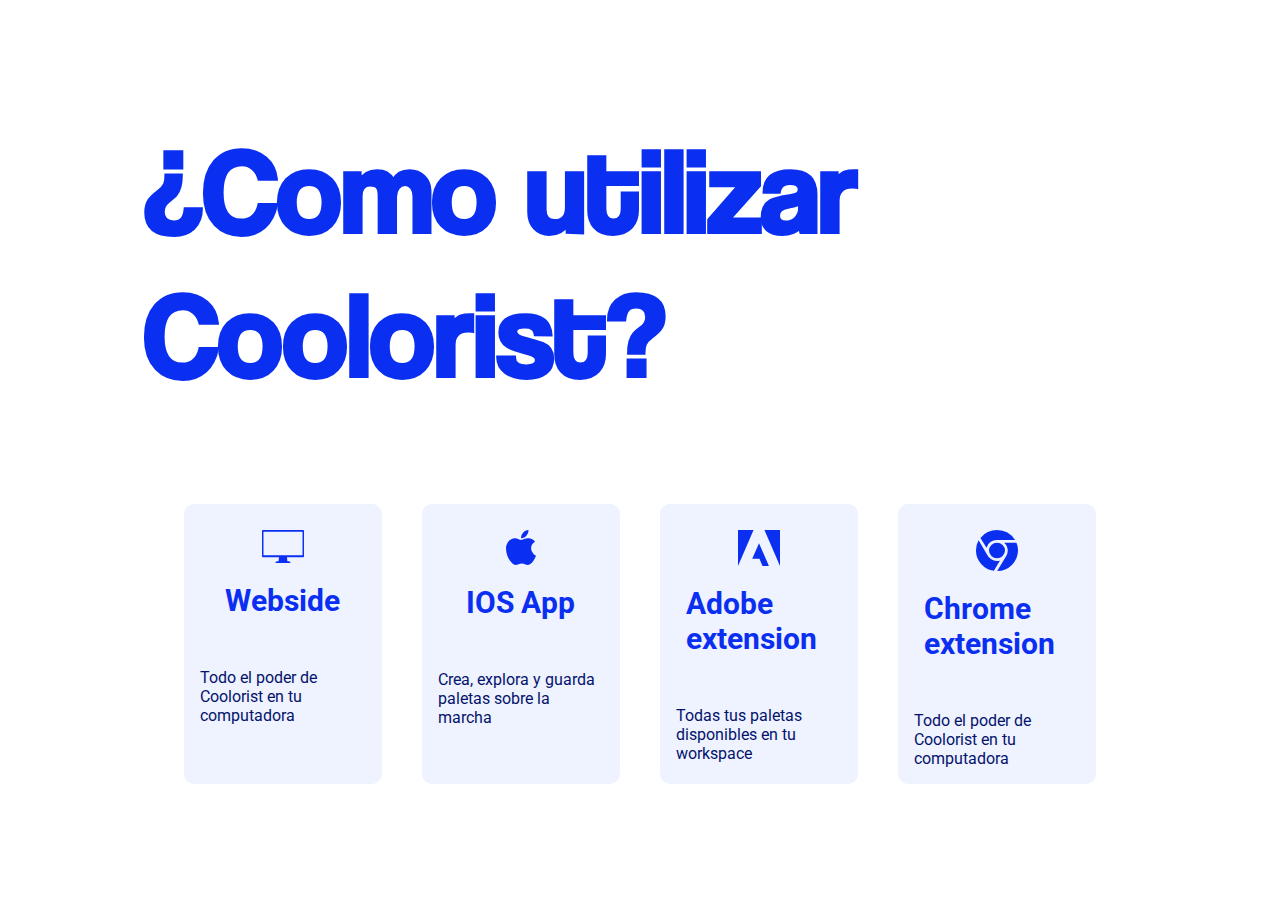
<file: ejercicio 1/index.html>
<!DOCTYPE html>
<html lang="en">
<head>
    <meta charset="UTF-8">
    <meta name="viewport" content="width=device-width, initial-scale=1.0">
    <link rel="stylesheet" href="./css/styles.css">
    <link rel="stylesheet" href="https://fonts.googleapis.com/css2?family=Roboto:wght@400;700&display=swap">
    <title>Ejercicio 1</title>
</head>
<body>
    <main>
        <h1>¿Como utilizar Coolorist?</h1>
        <div class="group-card">
            <div class="card">
                <img src="./img/icon-pc.svg" alt="">
                <h2>Webside</h2>
                <p>Todo el poder de Coolorist en tu computadora</p>
            </div>
            <div class="card">
                <img class="icon-apple" src="./img/icon-apple.svg" alt="">
                <h2>IOS App</h2>
                <p>Crea, explora y guarda paletas sobre la marcha</p>
            </div>
            <div class="card">
                <img src="./img/icon-adobe.svg" alt="">
                <h2>Adobe extension</h2>
                <p>Todas tus paletas disponibles en tu workspace</p>
            </div>
            <div class="card">
                <img src="./img/icon-chrome.svg" alt="">
                <h2>Chrome extension</h2>
                <p>Todo el poder de Coolorist en tu computadora</p>
            </div>
        </div>
    </main>
</body>
</html>
</file>
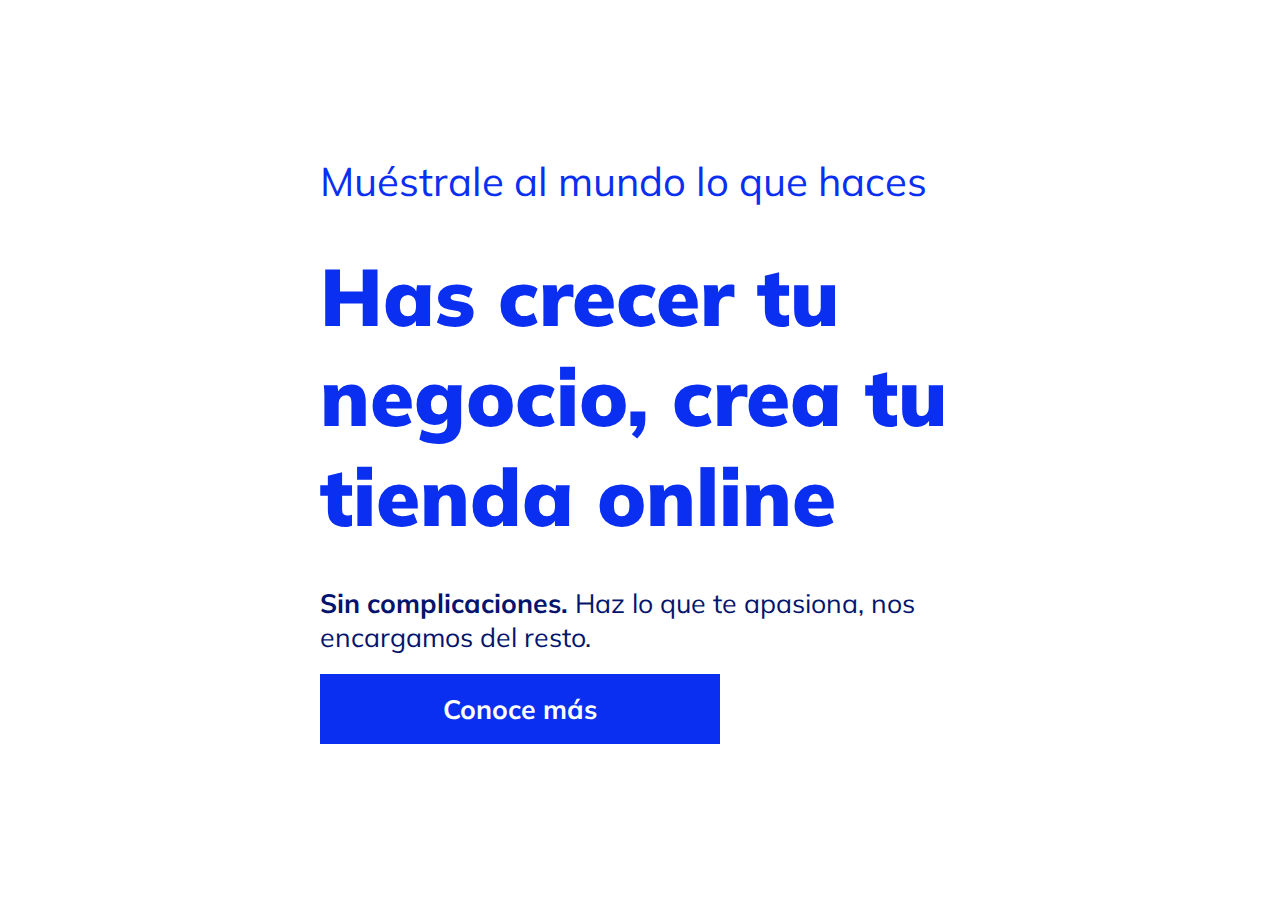
<file: ejercicio 2/index.html>
<!DOCTYPE html>
<html lang="en">
<head>
    <meta charset="UTF-8">
    <meta name="viewport" content="width=device-width, initial-scale=1.0">
    <link rel="stylesheet" href="https://fonts.googleapis.com/css2?family=Mulish:wght@400;700;900&display=swap">
    <link rel="stylesheet" href="./css/styles.css">
    <title>Ejercicio 3</title>
</head>
<body>
    <main>
        <h2>Muéstrale al mundo lo que haces</h2>
        <h1>Has crecer tu negocio, crea tu tienda online</h1>
        <p><strong>Sin complicaciones.</strong> Haz lo que te apasiona, nos encargamos del resto.</p>
        <button>Conoce más</button>
    </main>
</body>
</html>
</file>
<file: ejercicio 1/css/styles.css>
@font-face {
    font-family: 'CoolveticaRegular';
    src: url('../fonts/coolvetica\ rg.otf') format('opentype');
}

* {
    margin: 0;
    padding: 0;
    box-sizing: border-box;
}

/* * {border: 1px solid #000;} */

html{
    height: 100%;
}

body {
    display: flex;
    justify-content: center;
    height: 100%;
}

h1{
    font-family: 'CoolveticaRegular', sans-serif;
    font-size: 90pt; 
    color: #0a2ff1;
}

h2{
    font-size: 30px;
    font-family: 'Roboto', sans-serif;
    color: #0a2ff1; 
    font-weight: bold;
    margin: 10px;
}

p{
    margin-top: 40px;
    font-family: 'Roboto', sans-serif;
    font-weight: normal;
    color: #04146c;
}

main {
    display: flex;
    flex-direction: column;
    width: 80%;
    padding: 1em; /* Padding de 1em alrededor del contenido */
    display: flex; /* Utilizar flexbox para alinear los elementos hijos */
    justify-content: space-evenly; /* Alinea los elementos con espacio entre ellos */
}

.group-card{
    display: flex;
    justify-content: space-evenly;
}

.card{
    align-items: center;
    background-color: #eff2ff;
    border-radius: 10px;
    display: flex;
    flex-direction: column;
    padding: 1rem;
    width: 20%;
}

img{
    width: 25%;
    margin: 10px;
}

.icon-apple{
    width: 18%;
}
</file>
<file: ejercicio 2/css/styles.css>
* {
    margin: 0;
    padding: 0;
    box-sizing: border-box;
}

html{
    height: 100%;
}

body {
    display: flex;
    flex-direction: column;
    justify-content: center;
    align-items: center;
    height: 100%;
    font-family: 'Mulish', sans-serif;
}

h1{
    margin-top: 40px;
    font-size: 60pt;
    font-weight: 900;
    color: #0a2ff1;
}

h2{
    font-weight: normal;
    font-size: 30pt;
    color: #0a2ff1;
}

main{
    width: 50%;
}

p{
    margin-top: 40px;
    font-size: 20pt;
    font-weight: normal;
    color: #04146c;
}

p strong{
    font-weight: bold;
}

button{
    margin-top: 20px;
    border: 0;
    width: 400px;
    height: 70px;
    background-color: #0a2ff1;
    color: white;
    font-family: 'Mulish', sans-serif;
    font-size: 20pt;
    font-weight: bold;
}
</file>
